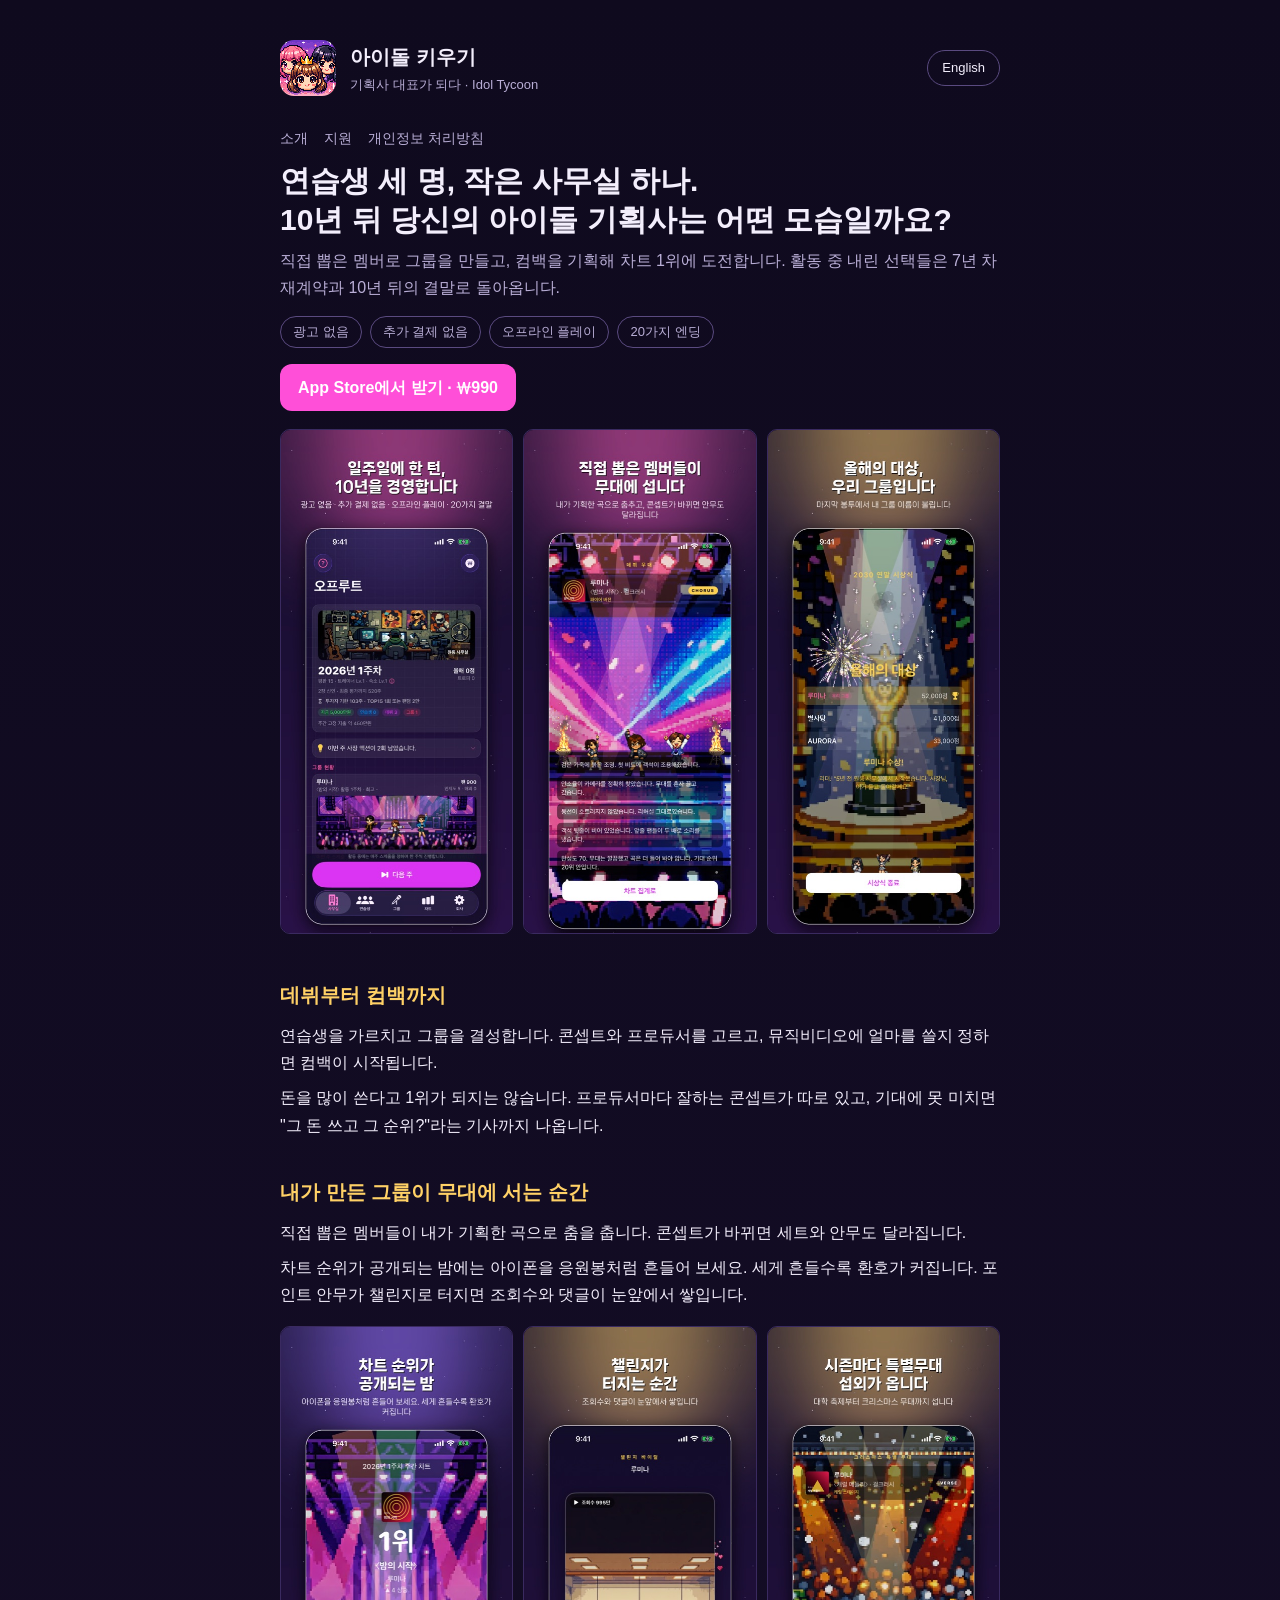
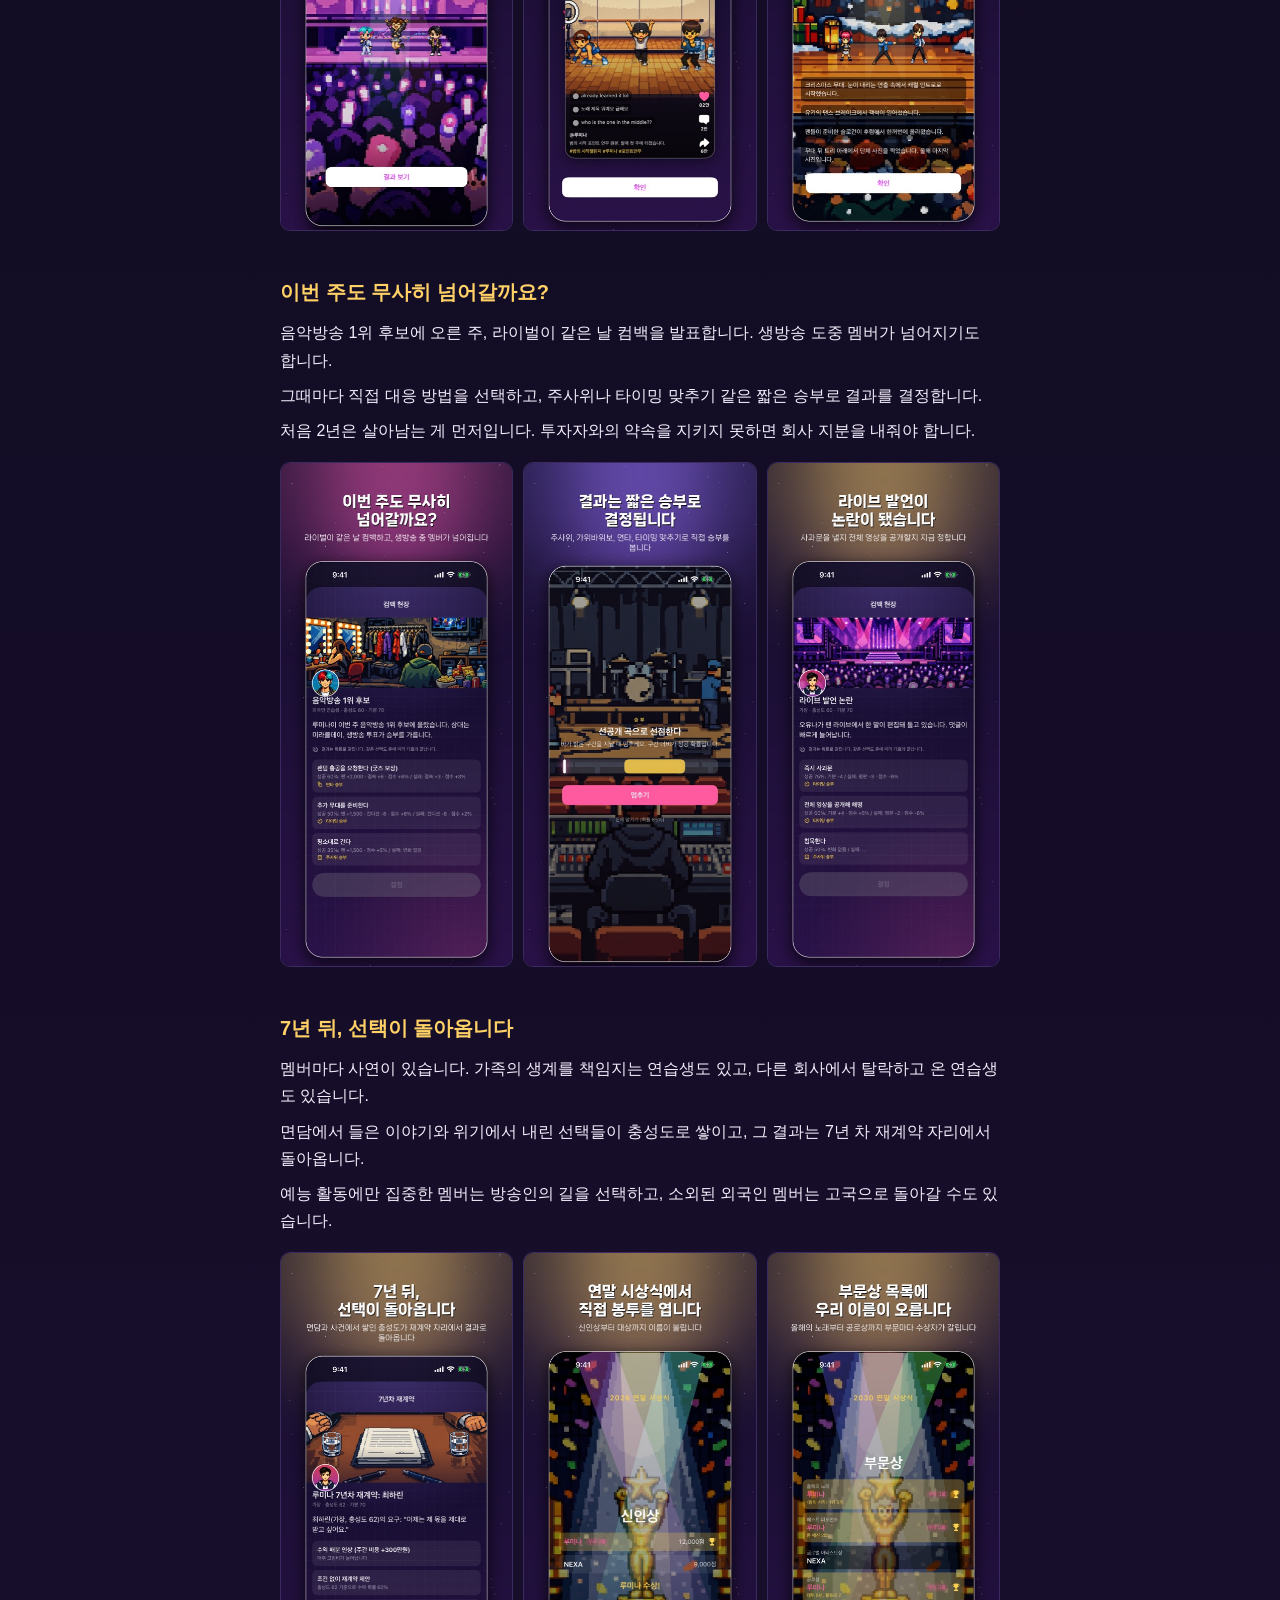
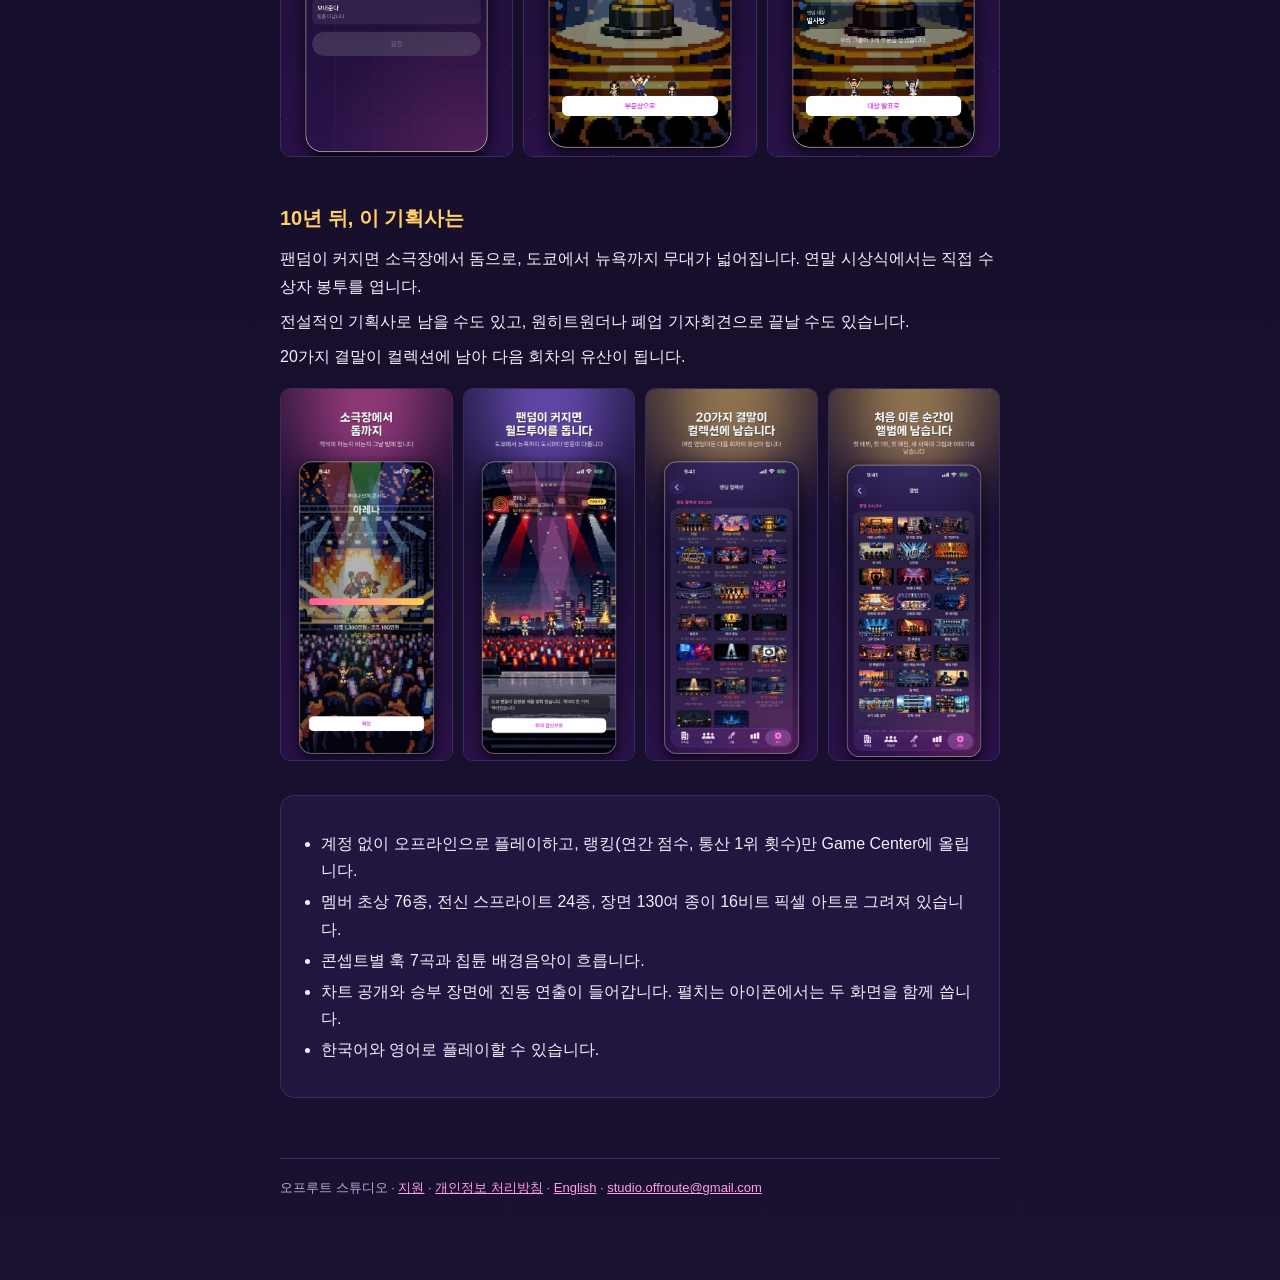
<file: index.html>
<!doctype html>
<html lang="ko"><head><meta charset="utf-8"><meta name="viewport" content="width=device-width,initial-scale=1">
<title>아이돌 키우기: 기획사 대표가 되다</title>
<meta name="description" content="연습생 세 명, 작은 사무실 하나. 직접 뽑은 멤버로 그룹을 만들고 컴백을 기획해 차트 1위에 도전하는 아이돌 기획사 경영 게임. 광고 없음, 추가 결제 없음, 오프라인.">
<meta property="og:title" content="아이돌 키우기: 기획사 대표가 되다"><meta property="og:description" content="직접 뽑은 멤버로 그룹을 만들고, 컴백을 기획해 차트 1위에 도전합니다. 활동 중 내린 선택들은 7년 차 재계약과 10년 뒤의 결말로 돌아옵니다."><meta property="og:image" content="https://huride.github.io/idol-tycoon-site/img/ko-01-stage.jpg"><meta property="og:url" content="https://huride.github.io/idol-tycoon-site/"><meta property="og:type" content="website"><meta property="og:locale" content="ko_KR"><meta name="twitter:card" content="summary_large_image"><meta name="twitter:image" content="https://huride.github.io/idol-tycoon-site/img/ko-01-stage.jpg">
<link rel="alternate" hreflang="en" href="https://huride.github.io/idol-tycoon-site/en.html"><link rel="alternate" hreflang="ko" href="https://huride.github.io/idol-tycoon-site/">
<link rel="stylesheet" href="style.css"></head>
<body><div class="wrap">
<header><img src="img/icon.png" alt=""><div><div class="t">아이돌 키우기</div><div class="s">기획사 대표가 되다 · Idol Tycoon</div></div><a class="lang" href="en.html">English</a></header>
<nav><a href="index.html">소개</a><a href="support.html">지원</a><a href="privacy.html">개인정보 처리방침</a></nav>

<h1>연습생 세 명, 작은 사무실 하나.<br>10년 뒤 당신의 아이돌 기획사는 어떤 모습일까요?</h1>
<p class="sub">직접 뽑은 멤버로 그룹을 만들고, 컴백을 기획해 차트 1위에 도전합니다. 활동 중 내린 선택들은 7년 차 재계약과 10년 뒤의 결말로 돌아옵니다.</p>
<p class="badges"><span>광고 없음</span><span>추가 결제 없음</span><span>오프라인 플레이</span><span>20가지 엔딩</span></p>
<p><a class="btn" href="https://apps.apple.com/kr/app/id6827752976">App Store에서 받기 · ₩990</a></p>
<div class="shots three">
<a href="img/ko-10-office.jpg" target="_blank"><img src="img/ko-10-office.jpg" alt="일주일에 한 턴, 10년을 경영합니다" loading="lazy"></a><a href="img/ko-01-stage.jpg" target="_blank"><img src="img/ko-01-stage.jpg" alt="직접 뽑은 멤버들이 무대에 섭니다" loading="lazy"></a><a href="img/ko-daesang.jpg" target="_blank"><img src="img/ko-daesang.jpg" alt="올해의 대상, 우리 그룹입니다" loading="lazy"></a>
</div>

<h2>데뷔부터 컴백까지</h2>
<p>연습생을 가르치고 그룹을 결성합니다. 콘셉트와 프로듀서를 고르고, 뮤직비디오에 얼마를 쓸지 정하면 컴백이 시작됩니다.</p>
<p>돈을 많이 쓴다고 1위가 되지는 않습니다. 프로듀서마다 잘하는 콘셉트가 따로 있고, 기대에 못 미치면 "그 돈 쓰고 그 순위?"라는 기사까지 나옵니다.</p>

<h2>내가 만든 그룹이 무대에 서는 순간</h2>
<p>직접 뽑은 멤버들이 내가 기획한 곡으로 춤을 춥니다. 콘셉트가 바뀌면 세트와 안무도 달라집니다.</p>
<p>차트 순위가 공개되는 밤에는 아이폰을 응원봉처럼 흔들어 보세요. 세게 흔들수록 환호가 커집니다. 포인트 안무가 챌린지로 터지면 조회수와 댓글이 눈앞에서 쌓입니다.</p>
<div class="shots three">
<a href="img/ko-02-reveal.jpg" target="_blank"><img src="img/ko-02-reveal.jpg" alt="차트 순위가 공개되는 밤" loading="lazy"></a><a href="img/ko-03-viral.jpg" target="_blank"><img src="img/ko-03-viral.jpg" alt="챌린지가 터지는 순간" loading="lazy"></a><a href="img/ko-special.jpg" target="_blank"><img src="img/ko-special.jpg" alt="시즌마다 특별무대 섭외가 옵니다" loading="lazy"></a>
</div>

<h2>이번 주도 무사히 넘어갈까요?</h2>
<p>음악방송 1위 후보에 오른 주, 라이벌이 같은 날 컴백을 발표합니다. 생방송 도중 멤버가 넘어지기도 합니다.</p>
<p>그때마다 직접 대응 방법을 선택하고, 주사위나 타이밍 맞추기 같은 짧은 승부로 결과를 결정합니다.</p>
<p>처음 2년은 살아남는 게 먼저입니다. 투자자와의 약속을 지키지 못하면 회사 지분을 내줘야 합니다.</p>
<div class="shots three">
<a href="img/ko-04-story.jpg" target="_blank"><img src="img/ko-04-story.jpg" alt="이번 주도 무사히 넘어갈까요" loading="lazy"></a><a href="img/ko-05-minigame.jpg" target="_blank"><img src="img/ko-05-minigame.jpg" alt="결과는 짧은 승부로 결정됩니다" loading="lazy"></a><a href="img/ko-scandal.jpg" target="_blank"><img src="img/ko-scandal.jpg" alt="라이브 발언이 논란이 됐습니다" loading="lazy"></a>
</div>

<h2>7년 뒤, 선택이 돌아옵니다</h2>
<p>멤버마다 사연이 있습니다. 가족의 생계를 책임지는 연습생도 있고, 다른 회사에서 탈락하고 온 연습생도 있습니다.</p>
<p>면담에서 들은 이야기와 위기에서 내린 선택들이 충성도로 쌓이고, 그 결과는 7년 차 재계약 자리에서 돌아옵니다.</p>
<p>예능 활동에만 집중한 멤버는 방송인의 길을 선택하고, 소외된 외국인 멤버는 고국으로 돌아갈 수도 있습니다.</p>
<div class="shots three">
<a href="img/ko-06-renewal.jpg" target="_blank"><img src="img/ko-06-renewal.jpg" alt="7년 뒤, 선택이 돌아옵니다" loading="lazy"></a><a href="img/ko-09-awards.jpg" target="_blank"><img src="img/ko-09-awards.jpg" alt="연말 시상식에서 직접 봉투를 엽니다" loading="lazy"></a><a href="img/ko-categories.jpg" target="_blank"><img src="img/ko-categories.jpg" alt="부문상 목록에 우리 이름이 오릅니다" loading="lazy"></a>
</div>

<h2>10년 뒤, 이 기획사는</h2>
<p>팬덤이 커지면 소극장에서 돔으로, 도쿄에서 뉴욕까지 무대가 넓어집니다. 연말 시상식에서는 직접 수상자 봉투를 엽니다.</p>
<p>전설적인 기획사로 남을 수도 있고, 원히트원더나 폐업 기자회견으로 끝날 수도 있습니다.</p>
<p>20가지 결말이 컬렉션에 남아 다음 회차의 유산이 됩니다.</p>
<div class="shots four">
<a href="img/ko-07-concert.jpg" target="_blank"><img src="img/ko-07-concert.jpg" alt="소극장에서 돔까지" loading="lazy"></a><a href="img/ko-08-tour.jpg" target="_blank"><img src="img/ko-08-tour.jpg" alt="팬덤이 커지면 월드투어를 돕니다" loading="lazy"></a><a href="img/ko-endings.jpg" target="_blank"><img src="img/ko-endings.jpg" alt="20가지 결말이 컬렉션에 남습니다" loading="lazy"></a><a href="img/ko-album.jpg" target="_blank"><img src="img/ko-album.jpg" alt="처음 이룬 순간이 앨범에 남습니다" loading="lazy"></a>
</div>

<div class="card"><ul>
<li>계정 없이 오프라인으로 플레이하고, 랭킹(연간 점수, 통산 1위 횟수)만 Game Center에 올립니다.</li>
<li>멤버 초상 76종, 전신 스프라이트 24종, 장면 130여 종이 16비트 픽셀 아트로 그려져 있습니다.</li>
<li>콘셉트별 훅 7곡과 칩튠 배경음악이 흐릅니다.</li>
<li>차트 공개와 승부 장면에 진동 연출이 들어갑니다. 펼치는 아이폰에서는 두 화면을 함께 씁니다.</li>
<li>한국어와 영어로 플레이할 수 있습니다.</li>
</ul></div>

<footer>오프루트 스튜디오 · <a href="support.html">지원</a> · <a href="privacy.html">개인정보 처리방침</a> · <a href="en.html">English</a> · <a href="mailto:studio.offroute@gmail.com">studio.offroute@gmail.com</a></footer>
</div></body></html>
</file>
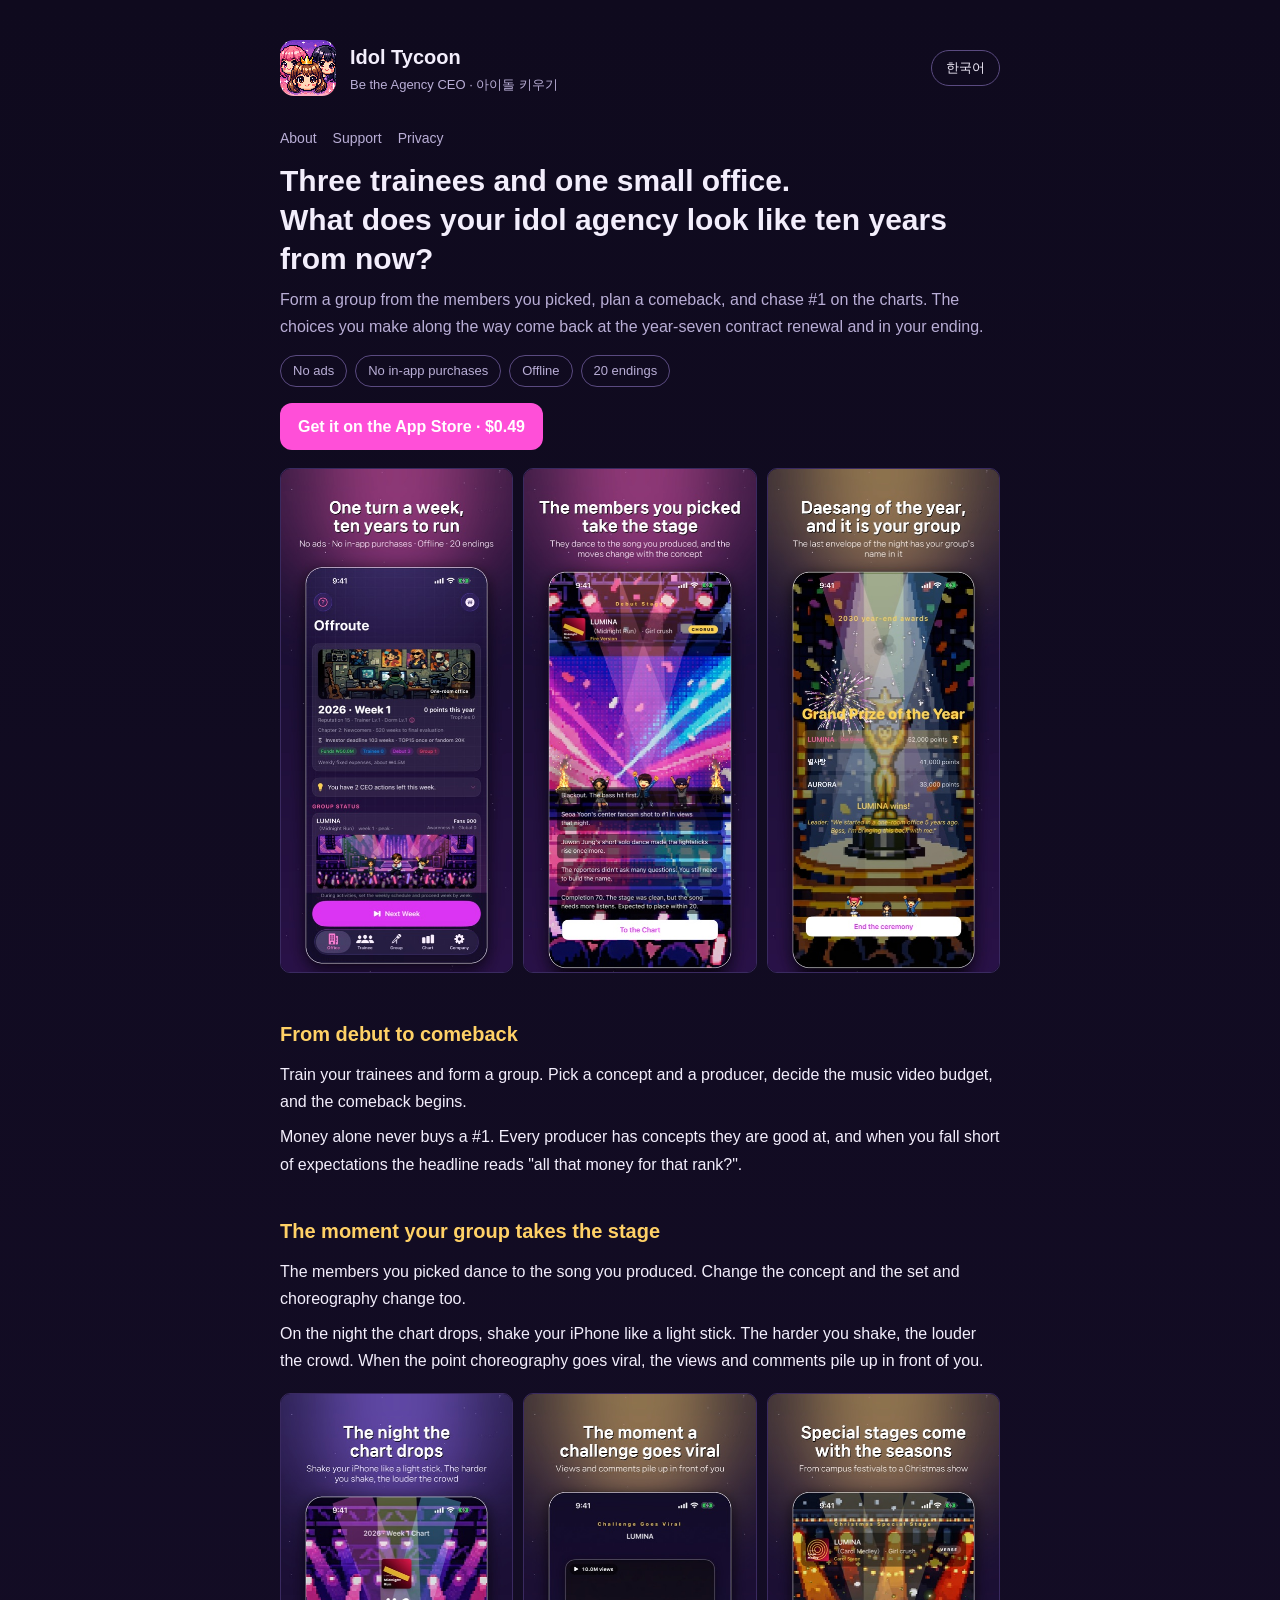
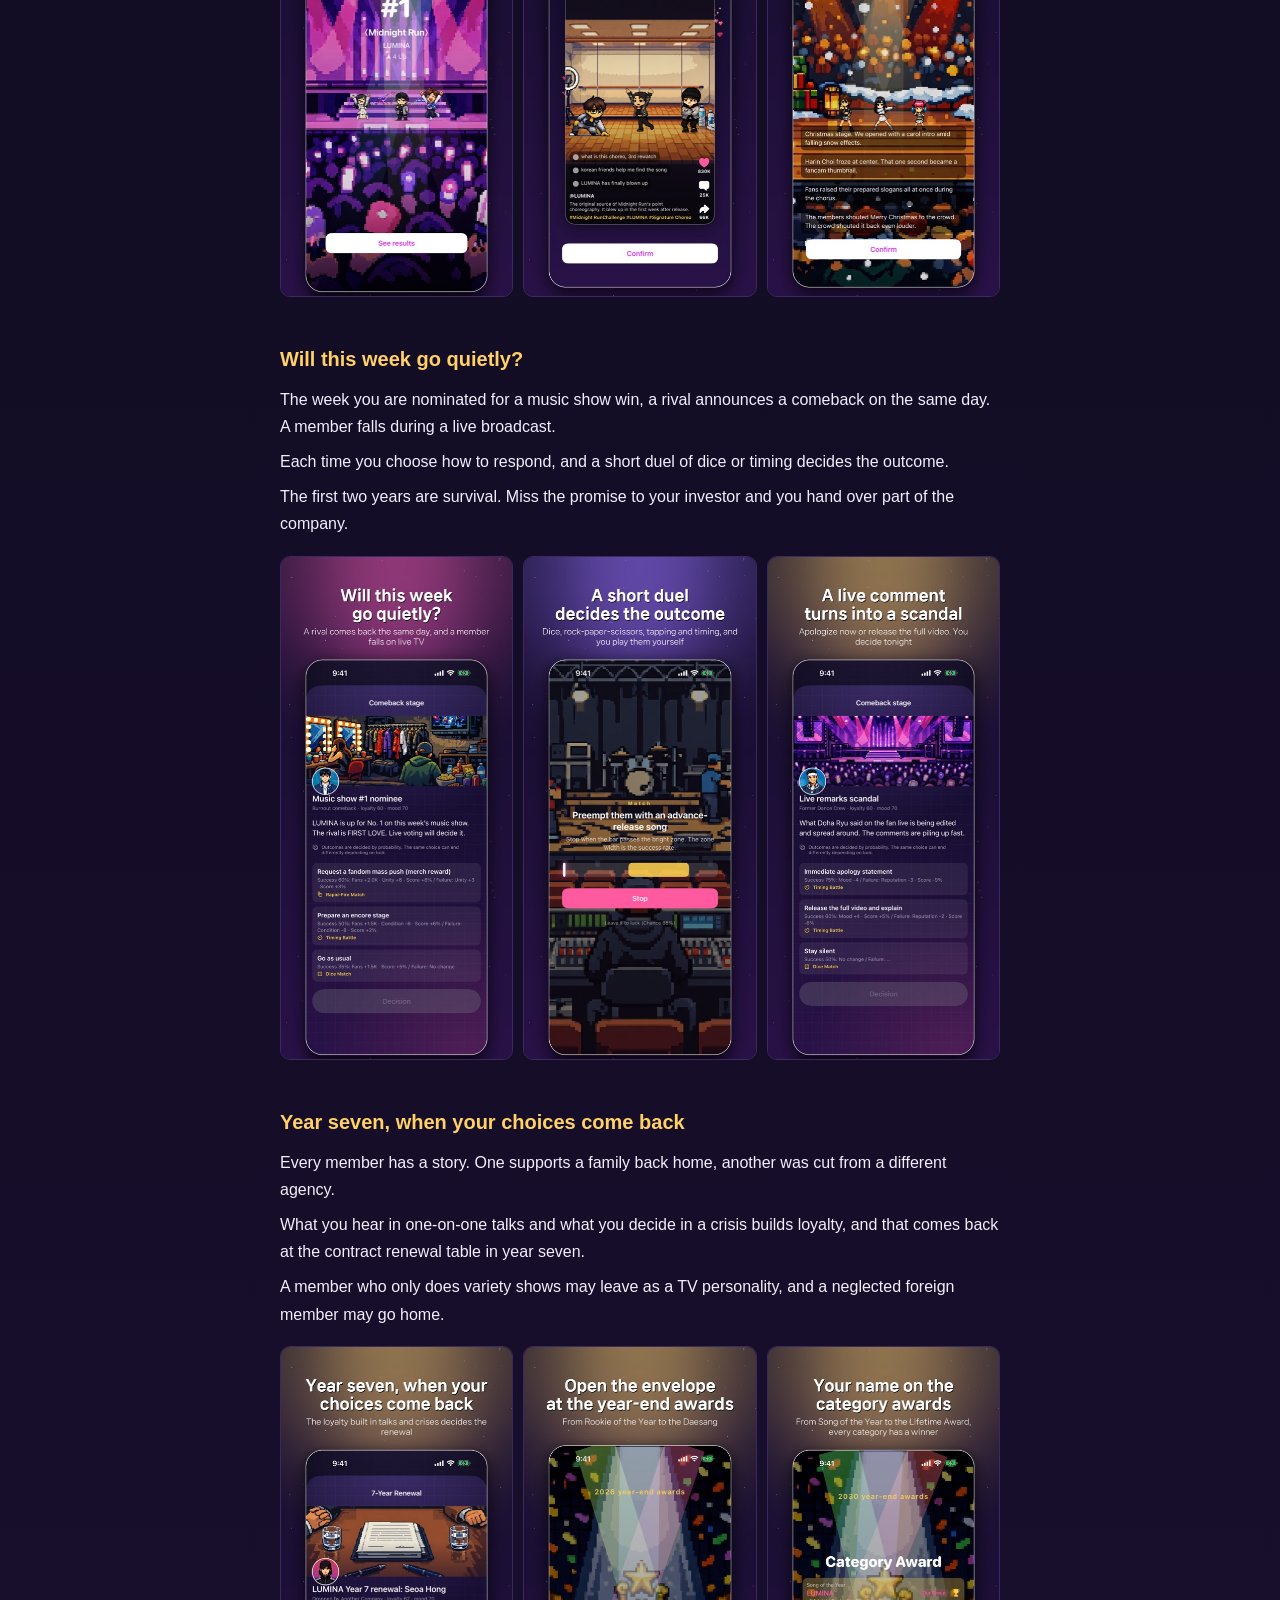
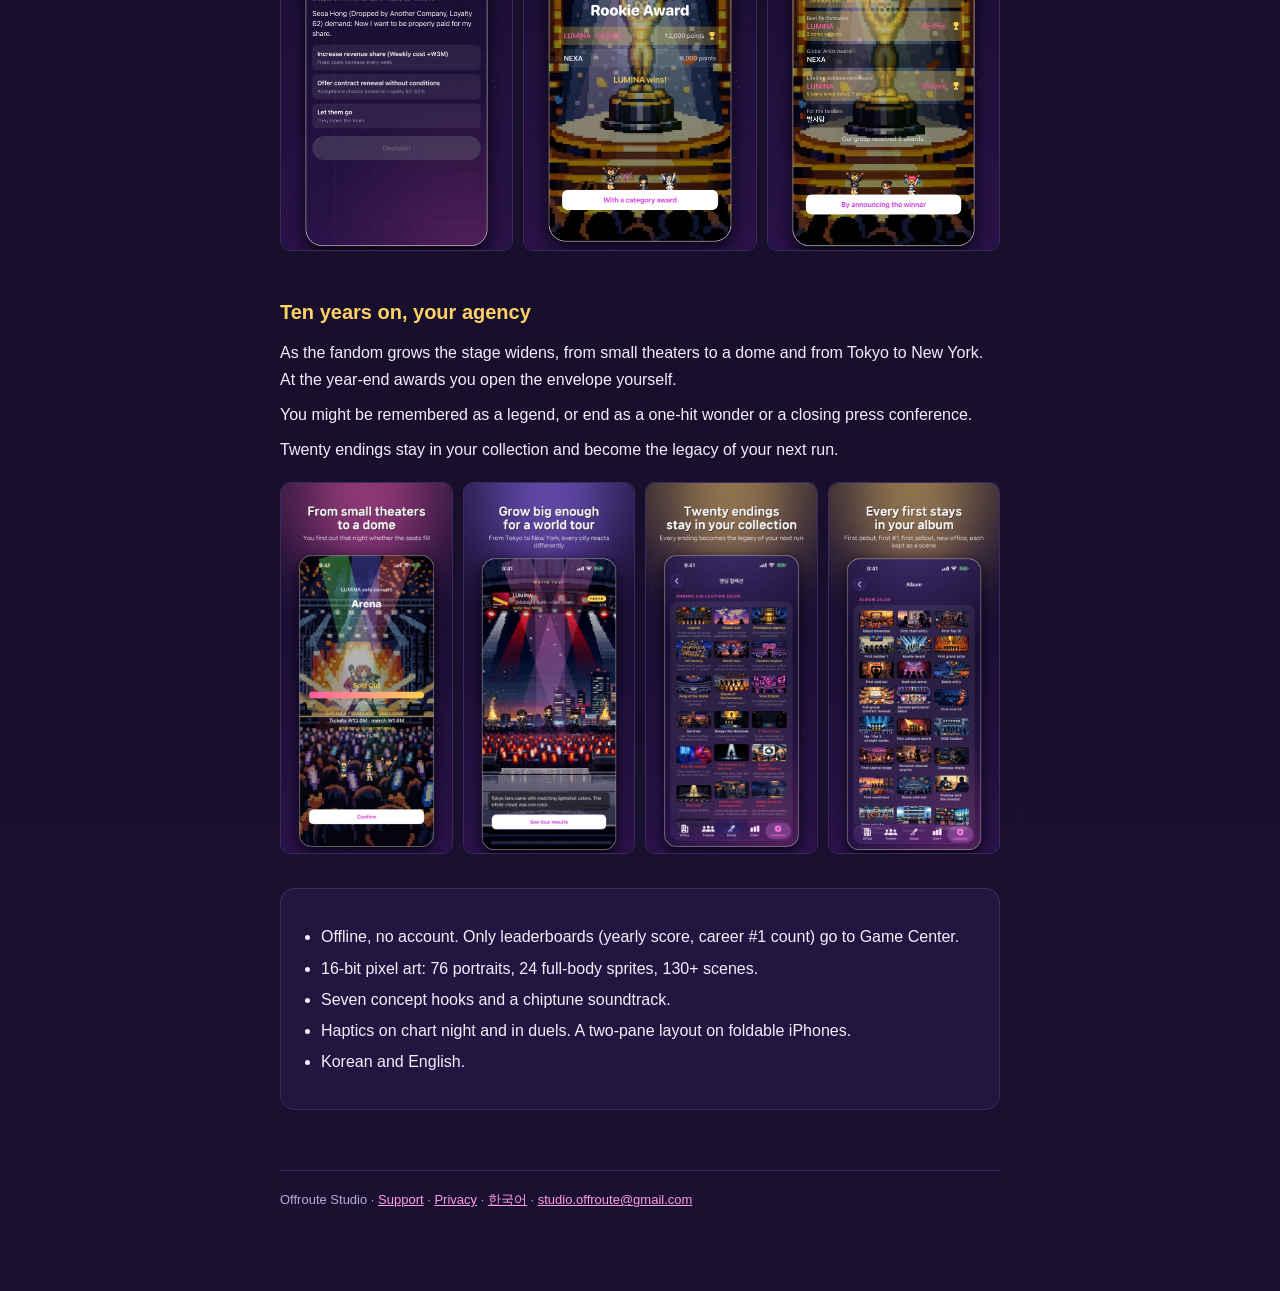
<file: en.html>
<!doctype html>
<html lang="en"><head><meta charset="utf-8"><meta name="viewport" content="width=device-width,initial-scale=1">
<title>Idol Tycoon: Be the Agency CEO</title>
<meta name="description" content="Three trainees and one small office. Form a group from the members you picked, plan comebacks and chase #1 on the charts. No ads, no in-app purchases, offline.">
<meta property="og:title" content="Idol Tycoon: Be the Agency CEO"><meta property="og:description" content="Form a group from the members you picked, plan a comeback, and chase #1 on the charts. The choices you make along the way come back at the year-seven contract renewal and in your ending."><meta property="og:image" content="https://huride.github.io/idol-tycoon-site/img/en-01-stage.jpg"><meta property="og:url" content="https://huride.github.io/idol-tycoon-site/en.html"><meta property="og:type" content="website"><meta property="og:locale" content="en_US"><meta name="twitter:card" content="summary_large_image"><meta name="twitter:image" content="https://huride.github.io/idol-tycoon-site/img/en-01-stage.jpg">
<link rel="alternate" hreflang="ko" href="https://huride.github.io/idol-tycoon-site/"><link rel="alternate" hreflang="en" href="https://huride.github.io/idol-tycoon-site/en.html">
<link rel="stylesheet" href="style.css"></head>
<body><div class="wrap">
<header><img src="img/icon.png" alt=""><div><div class="t">Idol Tycoon</div><div class="s">Be the Agency CEO · 아이돌 키우기</div></div><a class="lang" href="index.html">한국어</a></header>
<nav><a href="en.html">About</a><a href="support.html">Support</a><a href="privacy.html">Privacy</a></nav>

<h1>Three trainees and one small office.<br>What does your idol agency look like ten years from now?</h1>
<p class="sub">Form a group from the members you picked, plan a comeback, and chase #1 on the charts. The choices you make along the way come back at the year-seven contract renewal and in your ending.</p>
<p class="badges"><span>No ads</span><span>No in-app purchases</span><span>Offline</span><span>20 endings</span></p>
<p><a class="btn" href="https://apps.apple.com/us/app/id6827752976">Get it on the App Store · $0.49</a></p>
<div class="shots three">
<a href="img/en-10-office.jpg" target="_blank"><img src="img/en-10-office.jpg" alt="One turn a week, ten years to run" loading="lazy"></a><a href="img/en-01-stage.jpg" target="_blank"><img src="img/en-01-stage.jpg" alt="The members you picked take the stage" loading="lazy"></a><a href="img/en-daesang.jpg" target="_blank"><img src="img/en-daesang.jpg" alt="Daesang of the year, and it is your group" loading="lazy"></a>
</div>

<h2>From debut to comeback</h2>
<p>Train your trainees and form a group. Pick a concept and a producer, decide the music video budget, and the comeback begins.</p>
<p>Money alone never buys a #1. Every producer has concepts they are good at, and when you fall short of expectations the headline reads "all that money for that rank?".</p>

<h2>The moment your group takes the stage</h2>
<p>The members you picked dance to the song you produced. Change the concept and the set and choreography change too.</p>
<p>On the night the chart drops, shake your iPhone like a light stick. The harder you shake, the louder the crowd. When the point choreography goes viral, the views and comments pile up in front of you.</p>
<div class="shots three">
<a href="img/en-02-reveal.jpg" target="_blank"><img src="img/en-02-reveal.jpg" alt="The night the chart drops" loading="lazy"></a><a href="img/en-03-viral.jpg" target="_blank"><img src="img/en-03-viral.jpg" alt="The moment a challenge goes viral" loading="lazy"></a><a href="img/en-special.jpg" target="_blank"><img src="img/en-special.jpg" alt="Special stages come with the seasons" loading="lazy"></a>
</div>

<h2>Will this week go quietly?</h2>
<p>The week you are nominated for a music show win, a rival announces a comeback on the same day. A member falls during a live broadcast.</p>
<p>Each time you choose how to respond, and a short duel of dice or timing decides the outcome.</p>
<p>The first two years are survival. Miss the promise to your investor and you hand over part of the company.</p>
<div class="shots three">
<a href="img/en-04-story.jpg" target="_blank"><img src="img/en-04-story.jpg" alt="Will this week go quietly?" loading="lazy"></a><a href="img/en-05-minigame.jpg" target="_blank"><img src="img/en-05-minigame.jpg" alt="A short duel decides the outcome" loading="lazy"></a><a href="img/en-scandal.jpg" target="_blank"><img src="img/en-scandal.jpg" alt="A live comment turns into a scandal" loading="lazy"></a>
</div>

<h2>Year seven, when your choices come back</h2>
<p>Every member has a story. One supports a family back home, another was cut from a different agency.</p>
<p>What you hear in one-on-one talks and what you decide in a crisis builds loyalty, and that comes back at the contract renewal table in year seven.</p>
<p>A member who only does variety shows may leave as a TV personality, and a neglected foreign member may go home.</p>
<div class="shots three">
<a href="img/en-06-renewal.jpg" target="_blank"><img src="img/en-06-renewal.jpg" alt="Year seven, when your choices come back" loading="lazy"></a><a href="img/en-09-awards.jpg" target="_blank"><img src="img/en-09-awards.jpg" alt="Open the envelope at the year-end awards" loading="lazy"></a><a href="img/en-categories.jpg" target="_blank"><img src="img/en-categories.jpg" alt="Your name on the category awards" loading="lazy"></a>
</div>

<h2>Ten years on, your agency</h2>
<p>As the fandom grows the stage widens, from small theaters to a dome and from Tokyo to New York. At the year-end awards you open the envelope yourself.</p>
<p>You might be remembered as a legend, or end as a one-hit wonder or a closing press conference.</p>
<p>Twenty endings stay in your collection and become the legacy of your next run.</p>
<div class="shots four">
<a href="img/en-07-concert.jpg" target="_blank"><img src="img/en-07-concert.jpg" alt="From small theaters to a dome" loading="lazy"></a><a href="img/en-08-tour.jpg" target="_blank"><img src="img/en-08-tour.jpg" alt="Grow big enough for a world tour" loading="lazy"></a><a href="img/en-endings.jpg" target="_blank"><img src="img/en-endings.jpg" alt="Twenty endings stay in your collection" loading="lazy"></a><a href="img/en-album.jpg" target="_blank"><img src="img/en-album.jpg" alt="Every first stays in your album" loading="lazy"></a>
</div>

<div class="card"><ul>
<li>Offline, no account. Only leaderboards (yearly score, career #1 count) go to Game Center.</li>
<li>16-bit pixel art: 76 portraits, 24 full-body sprites, 130+ scenes.</li>
<li>Seven concept hooks and a chiptune soundtrack.</li>
<li>Haptics on chart night and in duels. A two-pane layout on foldable iPhones.</li>
<li>Korean and English.</li>
</ul></div>

<footer>Offroute Studio · <a href="support.html">Support</a> · <a href="privacy.html">Privacy</a> · <a href="index.html">한국어</a> · <a href="mailto:studio.offroute@gmail.com">studio.offroute@gmail.com</a></footer>
</div></body></html>
</file>
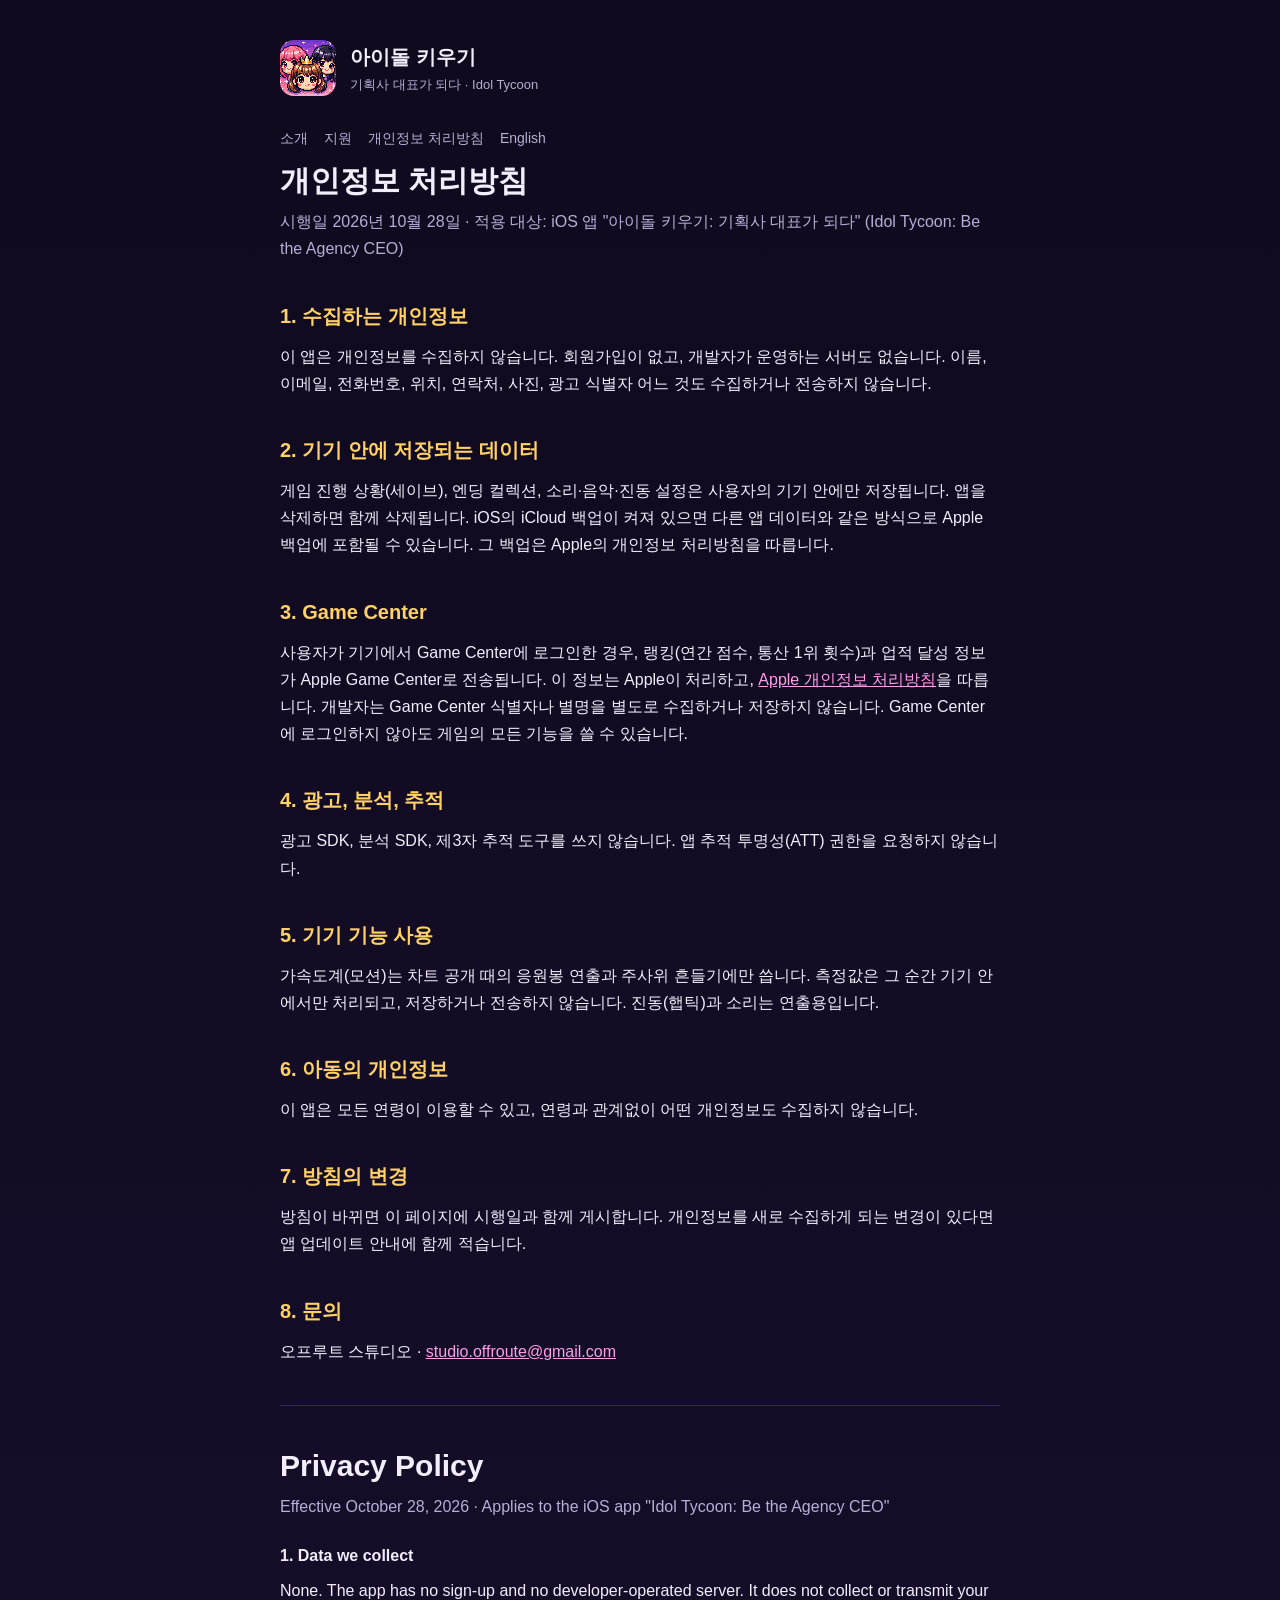
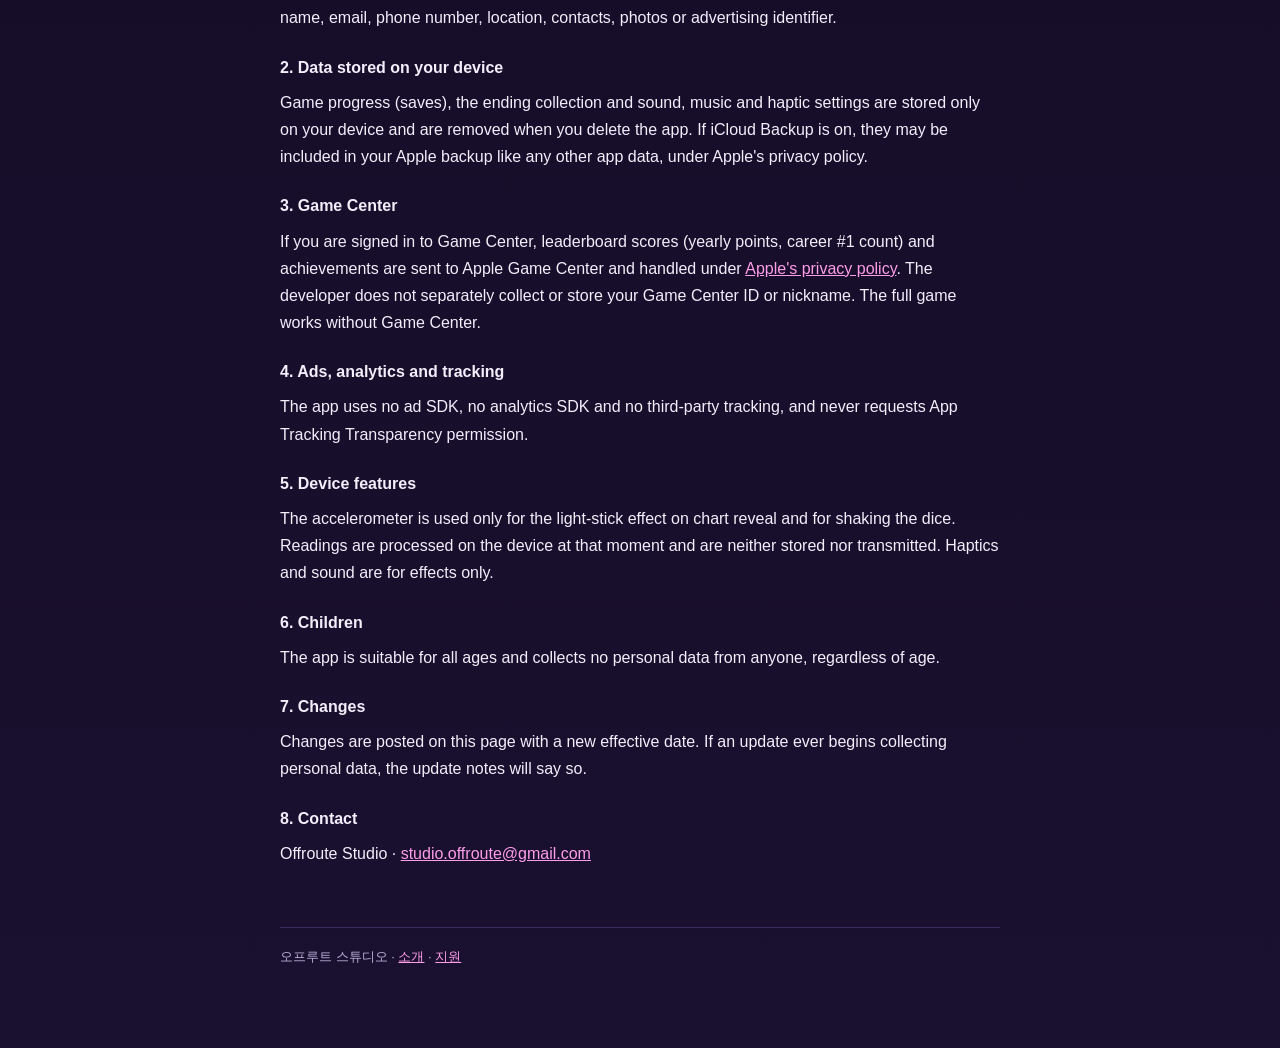
<file: privacy.html>
<!doctype html>
<html lang="ko"><head><meta charset="utf-8"><meta name="viewport" content="width=device-width,initial-scale=1">
<title>개인정보 처리방침 · 아이돌 키우기</title><link rel="stylesheet" href="style.css"></head>
<body><div class="wrap">
<header><img src="img/icon.png" alt=""><div><div class="t">아이돌 키우기</div><div class="s">기획사 대표가 되다 · Idol Tycoon</div></div></header>
<nav><a href="index.html">소개</a><a href="support.html">지원</a><a href="privacy.html">개인정보 처리방침</a><a href="#en">English</a></nav>

<h1>개인정보 처리방침</h1>
<p class="sub">시행일 2026년 10월 28일 · 적용 대상: iOS 앱 "아이돌 키우기: 기획사 대표가 되다" (Idol Tycoon: Be the Agency CEO)</p>

<h2>1. 수집하는 개인정보</h2>
<p>이 앱은 개인정보를 수집하지 않습니다. 회원가입이 없고, 개발자가 운영하는 서버도 없습니다. 이름, 이메일, 전화번호, 위치, 연락처, 사진, 광고 식별자 어느 것도 수집하거나 전송하지 않습니다.</p>

<h2>2. 기기 안에 저장되는 데이터</h2>
<p>게임 진행 상황(세이브), 엔딩 컬렉션, 소리·음악·진동 설정은 사용자의 기기 안에만 저장됩니다. 앱을 삭제하면 함께 삭제됩니다. iOS의 iCloud 백업이 켜져 있으면 다른 앱 데이터와 같은 방식으로 Apple 백업에 포함될 수 있습니다. 그 백업은 Apple의 개인정보 처리방침을 따릅니다.</p>

<h2>3. Game Center</h2>
<p>사용자가 기기에서 Game Center에 로그인한 경우, 랭킹(연간 점수, 통산 1위 횟수)과 업적 달성 정보가 Apple Game Center로 전송됩니다. 이 정보는 Apple이 처리하고, <a href="https://www.apple.com/legal/privacy/">Apple 개인정보 처리방침</a>을 따릅니다. 개발자는 Game Center 식별자나 별명을 별도로 수집하거나 저장하지 않습니다. Game Center에 로그인하지 않아도 게임의 모든 기능을 쓸 수 있습니다.</p>

<h2>4. 광고, 분석, 추적</h2>
<p>광고 SDK, 분석 SDK, 제3자 추적 도구를 쓰지 않습니다. 앱 추적 투명성(ATT) 권한을 요청하지 않습니다.</p>

<h2>5. 기기 기능 사용</h2>
<p>가속도계(모션)는 차트 공개 때의 응원봉 연출과 주사위 흔들기에만 씁니다. 측정값은 그 순간 기기 안에서만 처리되고, 저장하거나 전송하지 않습니다. 진동(햅틱)과 소리는 연출용입니다.</p>

<h2>6. 아동의 개인정보</h2>
<p>이 앱은 모든 연령이 이용할 수 있고, 연령과 관계없이 어떤 개인정보도 수집하지 않습니다.</p>

<h2>7. 방침의 변경</h2>
<p>방침이 바뀌면 이 페이지에 시행일과 함께 게시합니다. 개인정보를 새로 수집하게 되는 변경이 있다면 앱 업데이트 안내에 함께 적습니다.</p>

<h2>8. 문의</h2>
<p>오프루트 스튜디오 · <a href="mailto:studio.offroute@gmail.com">studio.offroute@gmail.com</a></p>

<hr><div id="en">
<h1>Privacy Policy</h1>
<p class="sub">Effective October 28, 2026 · Applies to the iOS app "Idol Tycoon: Be the Agency CEO"</p>
<h3>1. Data we collect</h3><p>None. The app has no sign-up and no developer-operated server. It does not collect or transmit your name, email, phone number, location, contacts, photos or advertising identifier.</p>
<h3>2. Data stored on your device</h3><p>Game progress (saves), the ending collection and sound, music and haptic settings are stored only on your device and are removed when you delete the app. If iCloud Backup is on, they may be included in your Apple backup like any other app data, under Apple's privacy policy.</p>
<h3>3. Game Center</h3><p>If you are signed in to Game Center, leaderboard scores (yearly points, career #1 count) and achievements are sent to Apple Game Center and handled under <a href="https://www.apple.com/legal/privacy/">Apple's privacy policy</a>. The developer does not separately collect or store your Game Center ID or nickname. The full game works without Game Center.</p>
<h3>4. Ads, analytics and tracking</h3><p>The app uses no ad SDK, no analytics SDK and no third-party tracking, and never requests App Tracking Transparency permission.</p>
<h3>5. Device features</h3><p>The accelerometer is used only for the light-stick effect on chart reveal and for shaking the dice. Readings are processed on the device at that moment and are neither stored nor transmitted. Haptics and sound are for effects only.</p>
<h3>6. Children</h3><p>The app is suitable for all ages and collects no personal data from anyone, regardless of age.</p>
<h3>7. Changes</h3><p>Changes are posted on this page with a new effective date. If an update ever begins collecting personal data, the update notes will say so.</p>
<h3>8. Contact</h3><p>Offroute Studio · <a href="mailto:studio.offroute@gmail.com">studio.offroute@gmail.com</a></p>
</div>
<footer>오프루트 스튜디오 · <a href="index.html">소개</a> · <a href="support.html">지원</a></footer>
</div></body></html>
</file>
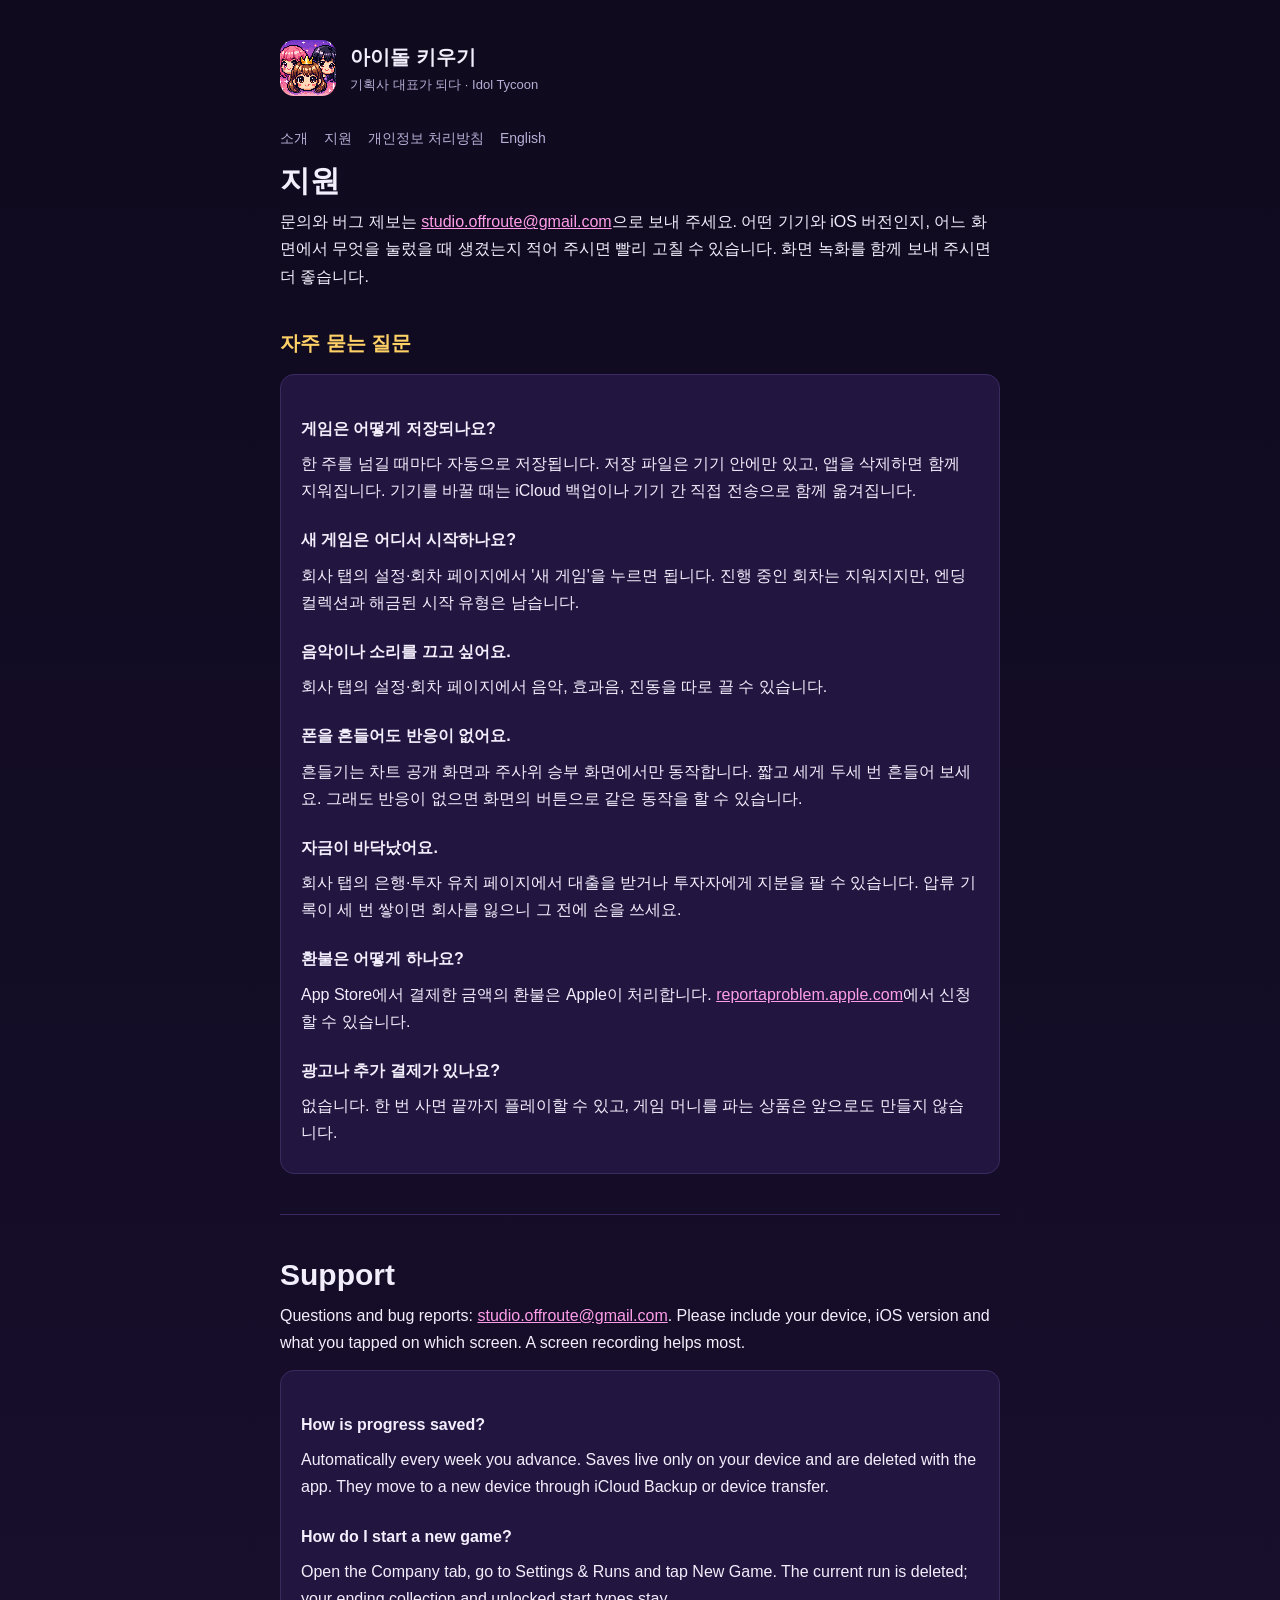
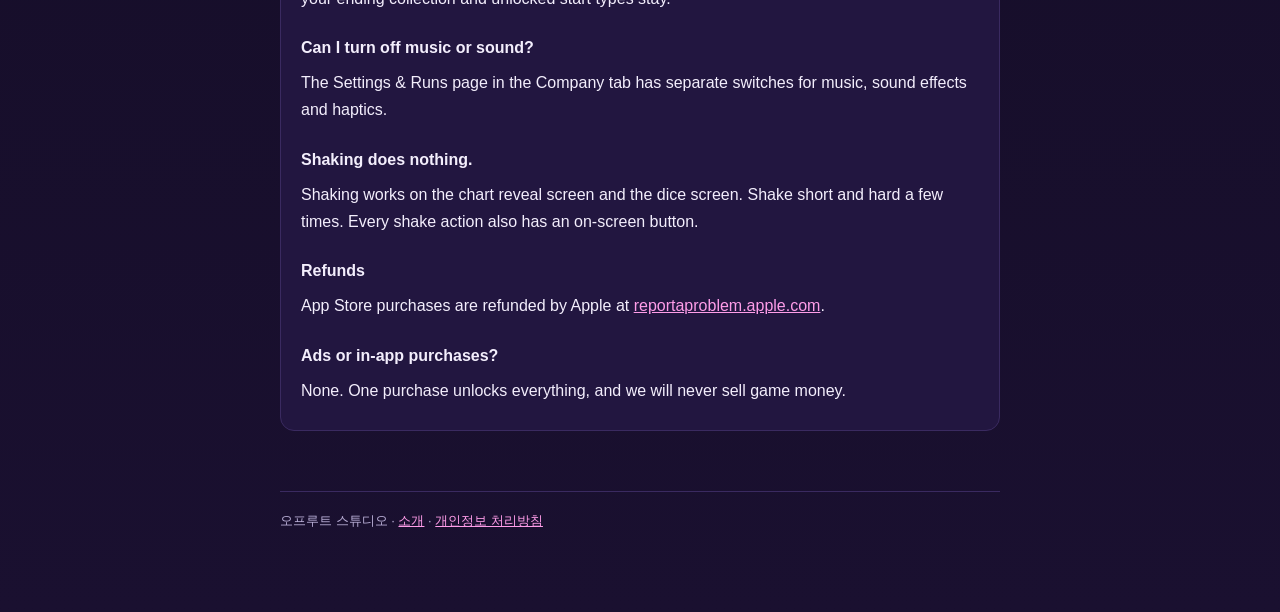
<file: support.html>
<!doctype html>
<html lang="ko"><head><meta charset="utf-8"><meta name="viewport" content="width=device-width,initial-scale=1">
<title>지원 · 아이돌 키우기</title><link rel="stylesheet" href="style.css"></head>
<body><div class="wrap">
<header><img src="img/icon.png" alt=""><div><div class="t">아이돌 키우기</div><div class="s">기획사 대표가 되다 · Idol Tycoon</div></div></header>
<nav><a href="index.html">소개</a><a href="support.html">지원</a><a href="privacy.html">개인정보 처리방침</a><a href="#en">English</a></nav>

<h1>지원</h1>
<p>문의와 버그 제보는 <a href="mailto:studio.offroute@gmail.com?subject=%5B%EC%95%84%EC%9D%B4%EB%8F%8C%20%ED%82%A4%EC%9A%B0%EA%B8%B0%5D%20%EB%AC%B8%EC%9D%98">studio.offroute@gmail.com</a>으로 보내 주세요. 어떤 기기와 iOS 버전인지, 어느 화면에서 무엇을 눌렀을 때 생겼는지 적어 주시면 빨리 고칠 수 있습니다. 화면 녹화를 함께 보내 주시면 더 좋습니다.</p>

<h2>자주 묻는 질문</h2>
<div class="card">
<h3>게임은 어떻게 저장되나요?</h3><p>한 주를 넘길 때마다 자동으로 저장됩니다. 저장 파일은 기기 안에만 있고, 앱을 삭제하면 함께 지워집니다. 기기를 바꿀 때는 iCloud 백업이나 기기 간 직접 전송으로 함께 옮겨집니다.</p>
<h3>새 게임은 어디서 시작하나요?</h3><p>회사 탭의 설정·회차 페이지에서 '새 게임'을 누르면 됩니다. 진행 중인 회차는 지워지지만, 엔딩 컬렉션과 해금된 시작 유형은 남습니다.</p>
<h3>음악이나 소리를 끄고 싶어요.</h3><p>회사 탭의 설정·회차 페이지에서 음악, 효과음, 진동을 따로 끌 수 있습니다.</p>
<h3>폰을 흔들어도 반응이 없어요.</h3><p>흔들기는 차트 공개 화면과 주사위 승부 화면에서만 동작합니다. 짧고 세게 두세 번 흔들어 보세요. 그래도 반응이 없으면 화면의 버튼으로 같은 동작을 할 수 있습니다.</p>
<h3>자금이 바닥났어요.</h3><p>회사 탭의 은행·투자 유치 페이지에서 대출을 받거나 투자자에게 지분을 팔 수 있습니다. 압류 기록이 세 번 쌓이면 회사를 잃으니 그 전에 손을 쓰세요.</p>
<h3>환불은 어떻게 하나요?</h3><p>App Store에서 결제한 금액의 환불은 Apple이 처리합니다. <a href="https://reportaproblem.apple.com/">reportaproblem.apple.com</a>에서 신청할 수 있습니다.</p>
<h3>광고나 추가 결제가 있나요?</h3><p>없습니다. 한 번 사면 끝까지 플레이할 수 있고, 게임 머니를 파는 상품은 앞으로도 만들지 않습니다.</p>
</div>

<hr><div id="en">
<h1>Support</h1>
<p>Questions and bug reports: <a href="mailto:studio.offroute@gmail.com?subject=%5BIdol%20Tycoon%5D">studio.offroute@gmail.com</a>. Please include your device, iOS version and what you tapped on which screen. A screen recording helps most.</p>
<div class="card">
<h3>How is progress saved?</h3><p>Automatically every week you advance. Saves live only on your device and are deleted with the app. They move to a new device through iCloud Backup or device transfer.</p>
<h3>How do I start a new game?</h3><p>Open the Company tab, go to Settings & Runs and tap New Game. The current run is deleted; your ending collection and unlocked start types stay.</p>
<h3>Can I turn off music or sound?</h3><p>The Settings & Runs page in the Company tab has separate switches for music, sound effects and haptics.</p>
<h3>Shaking does nothing.</h3><p>Shaking works on the chart reveal screen and the dice screen. Shake short and hard a few times. Every shake action also has an on-screen button.</p>
<h3>Refunds</h3><p>App Store purchases are refunded by Apple at <a href="https://reportaproblem.apple.com/">reportaproblem.apple.com</a>.</p>
<h3>Ads or in-app purchases?</h3><p>None. One purchase unlocks everything, and we will never sell game money.</p>
</div></div>
<footer>오프루트 스튜디오 · <a href="index.html">소개</a> · <a href="privacy.html">개인정보 처리방침</a></footer>
</div></body></html>
</file>
<file: style.css>
:root{--bg:#0f0a1e;--bg2:#1a1030;--card:#221640;--text:#f3eefc;--sub:#b9aed6;--accent:#ff4fd8;--gold:#ffd166}
*{box-sizing:border-box}body{margin:0;font-family:-apple-system,BlinkMacSystemFont,"Apple SD Gothic Neo","Pretendard","Segoe UI",sans-serif;background:linear-gradient(180deg,var(--bg),var(--bg2));color:var(--text);line-height:1.7}
.wrap{max-width:760px;margin:0 auto;padding:40px 20px 80px}
header{display:flex;align-items:center;gap:14px;margin-bottom:28px}header .lang{margin-left:auto;border:1px solid #5a4a80;border-radius:999px;padding:6px 14px;font-size:13px;color:var(--text);text-decoration:none}header .lang:hover{border-color:var(--accent)}header img{width:56px;height:56px;border-radius:14px;image-rendering:pixelated}
header .t{font-weight:800;font-size:20px}header .s{color:var(--sub);font-size:13px}
nav a{color:var(--sub);margin-right:16px;text-decoration:none;font-size:14px}nav a:hover{color:var(--text)}
h1{font-size:30px;line-height:1.3;margin:10px 0 6px}h2{font-size:20px;margin:36px 0 10px;color:var(--gold)}h3{font-size:16px;margin:22px 0 6px}
p{margin:8px 0}.sub{color:var(--sub)}
.shots{display:grid;gap:10px;margin:18px 0 26px}.shots.two{grid-template-columns:repeat(2,1fr);max-width:400px;margin-left:auto;margin-right:auto}.shots.three{grid-template-columns:repeat(3,1fr)}.shots.four{grid-template-columns:repeat(4,1fr)}.shots a{display:block}.shots img{width:100%;border-radius:10px;border:1px solid #3a2a60}
@media(max-width:600px){.shots{gap:6px}.shots.two{max-width:none}.shots img{border-radius:6px}}
.badges{display:flex;flex-wrap:wrap;gap:8px;margin:14px 0 4px}.badges span{border:1px solid #5a4a80;border-radius:999px;padding:4px 12px;font-size:13px;color:var(--sub)}
ul{padding-left:20px}li{margin:4px 0}
.card{background:var(--card);border:1px solid #3a2a60;border-radius:14px;padding:18px 20px;margin:14px 0}
.btn{display:inline-block;background:var(--accent);color:#fff;padding:10px 18px;border-radius:12px;text-decoration:none;font-weight:700;margin:8px 8px 0 0}
.btn.ghost{background:transparent;border:1px solid #5a4a80;color:var(--text)}
footer{margin-top:60px;color:var(--sub);font-size:13px;border-top:1px solid #3a2a60;padding-top:18px}
a{color:#ff9de9}hr{border:0;border-top:1px solid #3a2a60;margin:40px 0}
</file>
